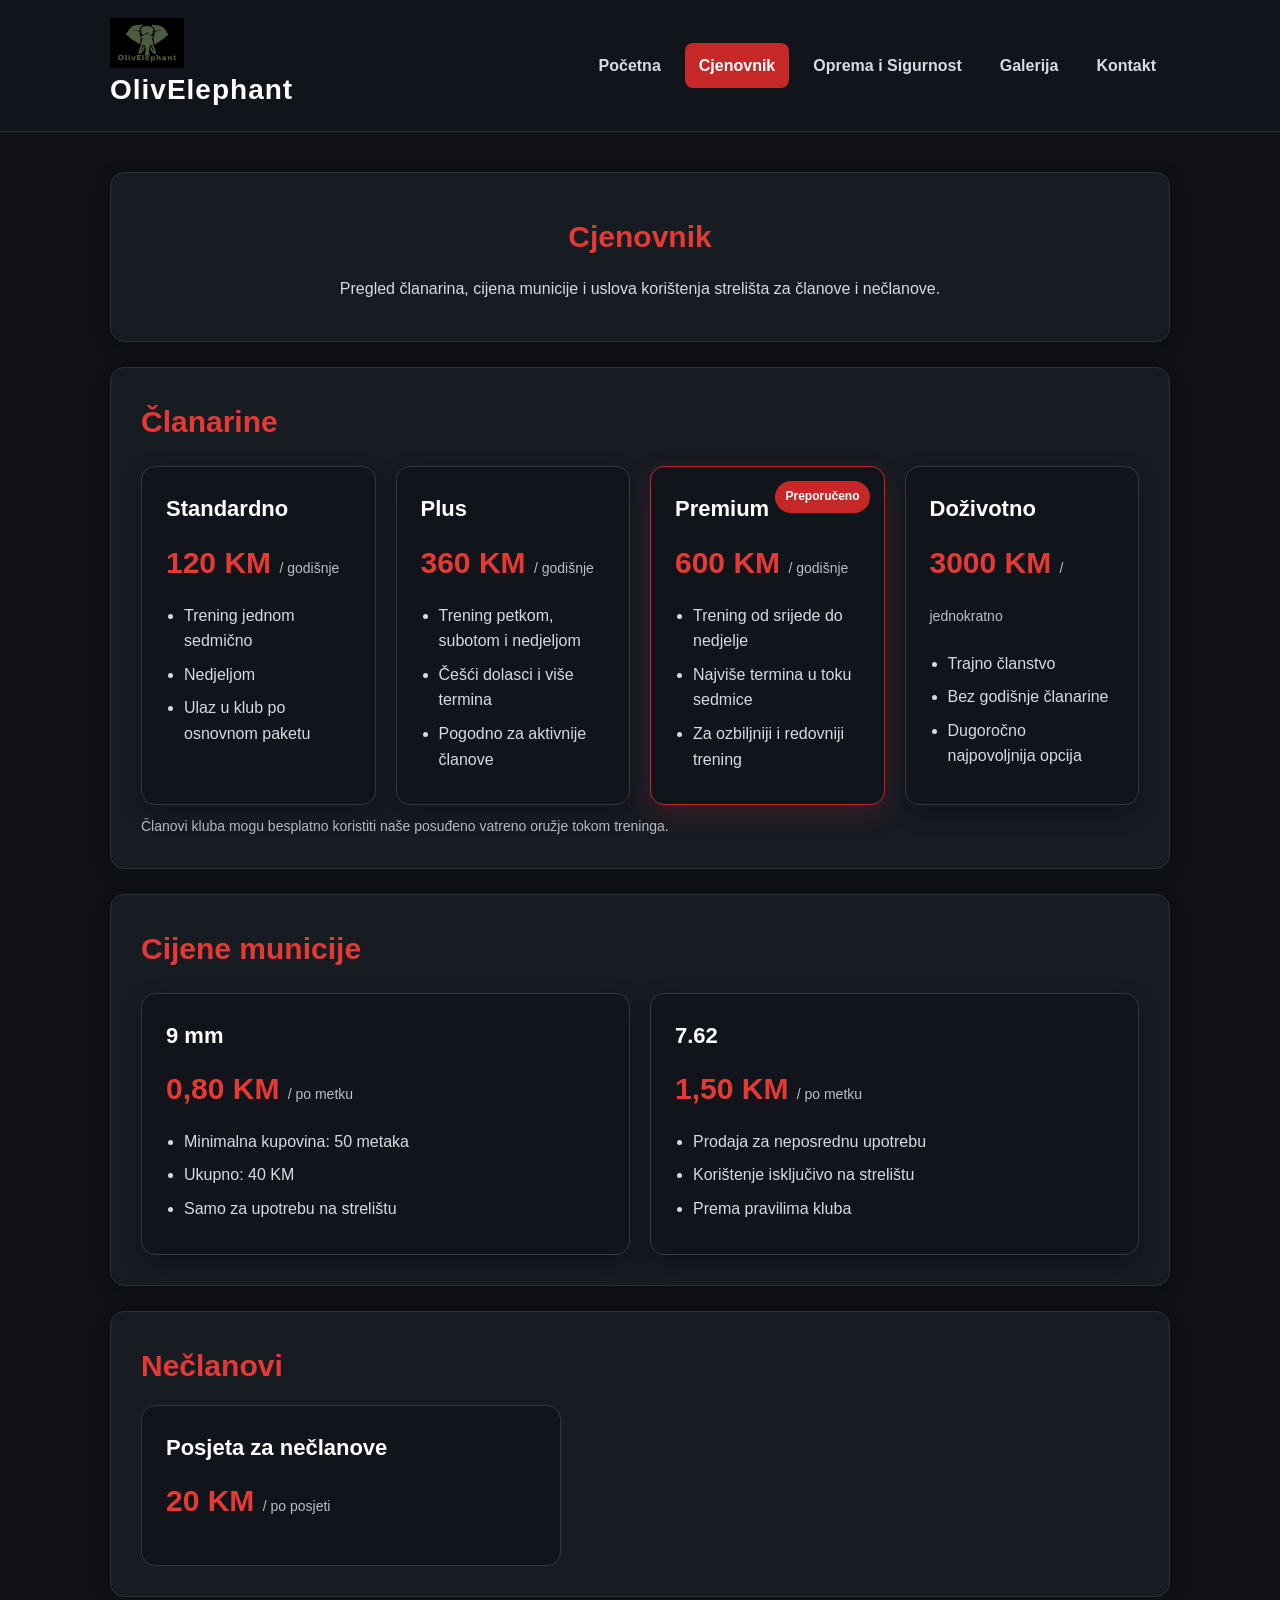
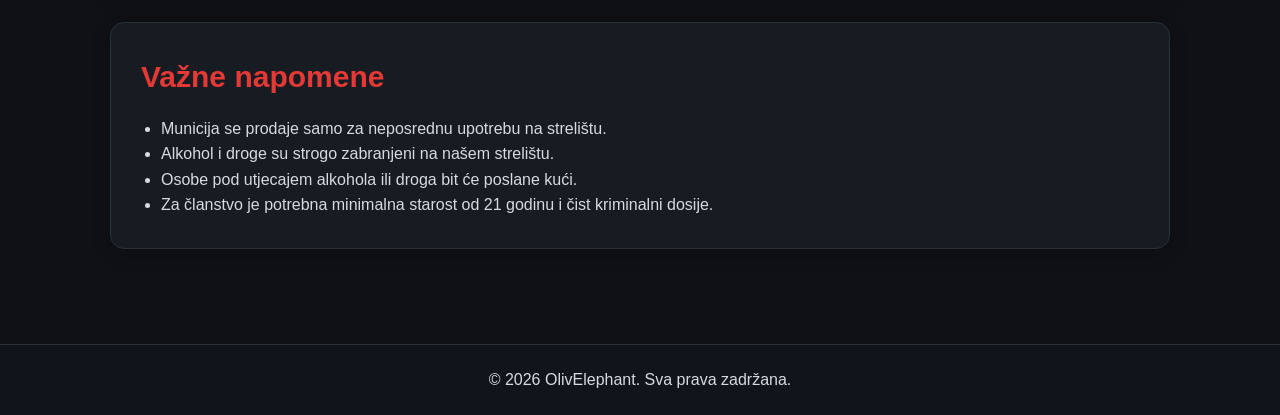
<file: cjenovnik.html>
<!DOCTYPE html>
<html lang="bs">
<head>
  <meta charset="UTF-8">
  <meta name="viewport" content="width=device-width, initial-scale=1.0">
  <title>OlivElephant | Cjenovnik</title>
  <link rel="stylesheet" href="style.css">
  <link rel="icon" type="image/png" href="images/favicon.png">
</head>
<body>

  <header>
  <div class="header-container">
  <div class="logo">
  <img src="images/logo.png" alt="OlivElephant logo">
  <span>OlivElephant</span>
  </div>

<button class="menu-toggle" id="menu-toggle" aria-label="Otvori meni">
  <span></span>
  <span></span>
  <span></span>
</button>
    
      <nav id="nav-menu">
        <a href="index.html">Početna</a>
        <a href="cjenovnik.html" class="active">Cjenovnik</a>
        <a href="oprema.html">Oprema i Sigurnost</a>
        <a href="galerija.html">Galerija</a>
        <a href="kontakt.html">Kontakt</a>
      </nav>
    </div>
  </header>

  <main>
    <section class="page-hero">
      <h2>Cjenovnik</h2>
      <p>
        Pregled članarina, cijena municije i uslova korištenja strelišta za članove i nečlanove.
      </p>
    </section>

    <section>
      <h2>Članarine</h2>
      <div class="pricing-grid">
        <div class="pricing-card">
          <h3>Standardno</h3>
          <p class="price">120 KM <span>/ godišnje</span></p>
          <ul>
            <li>Trening jednom sedmično</li>
            <li>Nedjeljom</li>
            <li>Ulaz u klub po osnovnom paketu</li>
          </ul>
        </div>

        <div class="pricing-card">
          <h3>Plus</h3>
          <p class="price">360 KM <span>/ godišnje</span></p>
          <ul>
            <li>Trening petkom, subotom i nedjeljom</li>
            <li>Češći dolasci i više termina</li>
            <li>Pogodno za aktivnije članove</li>
          </ul>
        </div>

        <div class="pricing-card featured-card">
          <div class="badge">Preporučeno</div>
          <h3>Premium</h3>
          <p class="price">600 KM <span>/ godišnje</span></p>
          <ul>
            <li>Trening od srijede do nedjelje</li>
            <li>Najviše termina u toku sedmice</li>
            <li>Za ozbiljniji i redovniji trening</li>
          </ul>
        </div>

        <div class="pricing-card">
          <h3>Doživotno</h3>
          <p class="price">3000 KM <span>/ jednokratno</span></p>
          <ul>
            <li>Trajno članstvo</li>
            <li>Bez godišnje članarine</li>
            <li>Dugoročno najpovoljnija opcija</li>
          </ul>
        </div>
      </div>

      <p class="napomena">
        Članovi kluba mogu besplatno koristiti naše posuđeno vatreno oružje tokom treninga.
      </p>
    </section>

    <section>
      <h2>Cijene municije</h2>
      <div class="pricing-grid ammo-grid">
        <div class="pricing-card">
          <h3>9 mm</h3>
          <p class="price">0,80 KM <span>/ po metku</span></p>
          <ul>
            <li>Minimalna kupovina: 50 metaka</li>
            <li>Ukupno: 40 KM</li>
            <li>Samo za upotrebu na strelištu</li>
          </ul>
        </div>

        <div class="pricing-card">
          <h3>7.62</h3>
          <p class="price">1,50 KM <span>/ po metku</span></p>
          <ul>
            <li>Prodaja za neposrednu upotrebu</li>
            <li>Korištenje isključivo na strelištu</li>
            <li>Prema pravilima kluba</li>
          </ul>
        </div>
      </div>
    </section>

    <section>
      <h2>Nečlanovi</h2>
      <div class="single-price-box">
        <h3>Posjeta za nečlanove</h3>
        <p class="price">20 KM <span>/ po posjeti</span></p>
      </div>
    </section>

    <section>
      <h2>Važne napomene</h2>
      <ul>
        <li>Municija se prodaje samo za neposrednu upotrebu na strelištu.</li>
        <li>Alkohol i droge su strogo zabranjeni na našem strelištu.</li>
        <li>Osobe pod utjecajem alkohola ili droga bit će poslane kući.</li>
        <li>Za članstvo je potrebna minimalna starost od 21 godinu i čist kriminalni dosije.</li>
      </ul>
    </section>
  </main>

  <footer>
    <p>&copy; 2026 OlivElephant. Sva prava zadržana.</p>
  </footer>

  <script>
  const toggle = document.getElementById("menu-toggle");
  const menu = document.getElementById("nav-menu");
  const links = document.querySelectorAll("#nav-menu a");

  if (toggle && menu) {
    toggle.addEventListener("click", function () {
      menu.classList.toggle("show");
      toggle.classList.toggle("active");
    });

    links.forEach(function (link) {
      link.addEventListener("click", function () {
        menu.classList.remove("show");
        toggle.classList.remove("active");
      });
    });
  }
</script>

</body>
</html>
</file>
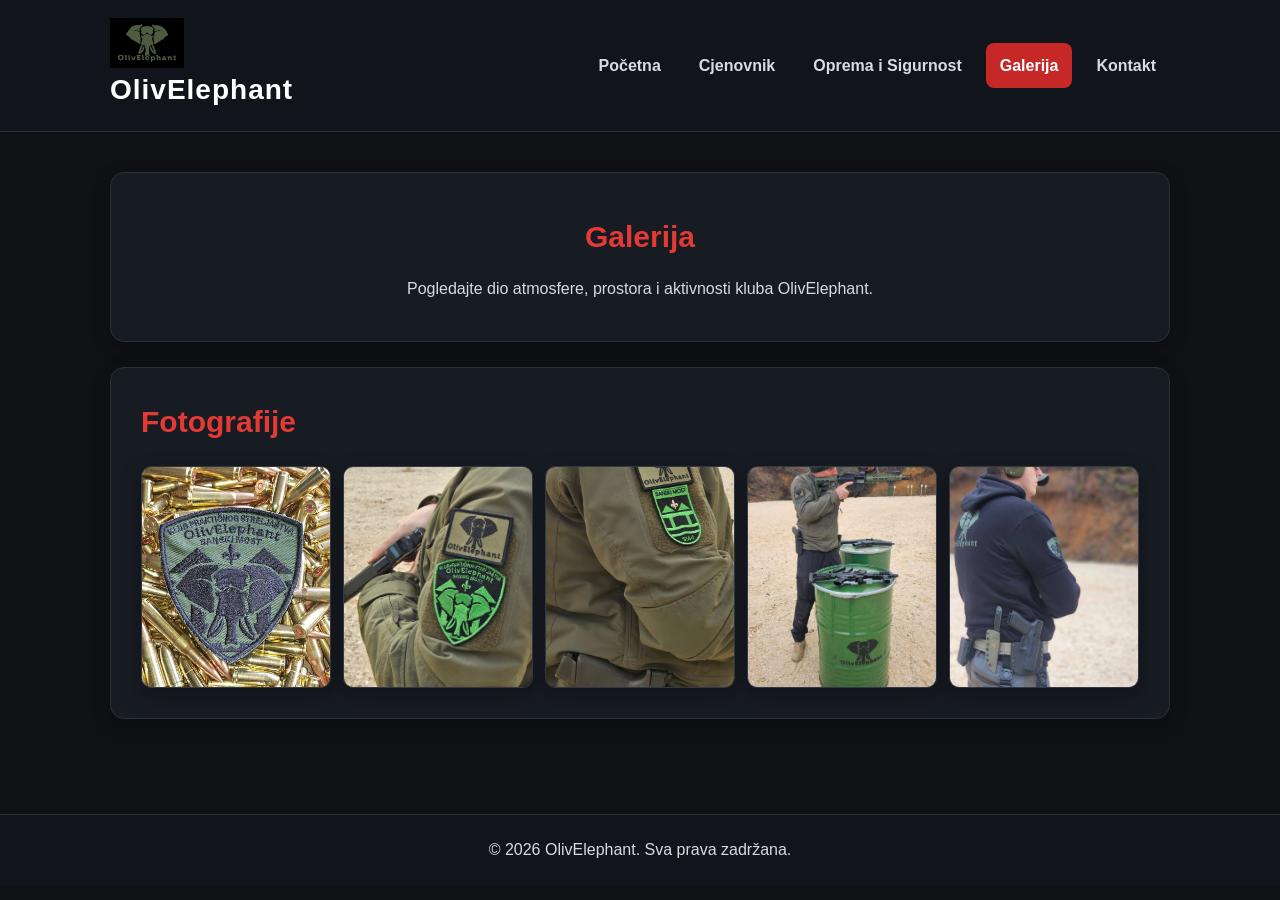
<file: galerija.html>
<!DOCTYPE html>
<html lang="bs">
<head>
  <meta charset="UTF-8">
  <meta name="viewport" content="width=device-width, initial-scale=1.0">
  <title>OlivElephant | Galerija</title>
  <link rel="stylesheet" href="style.css">
  <link rel="icon" type="image/png" href="images/favicon.png">
</head>
<body>

  <header>
    <div class="header-container">
    <div class="logo">
    <img src="images/logo.png" alt="OlivElephant logo">
    <span>OlivElephant</span>
    </div>

<button class="menu-toggle" id="menu-toggle" aria-label="Otvori meni">
  <span></span>
  <span></span>
  <span></span>
</button>
      
      <nav id="nav-menu">
        <a href="index.html">Početna</a>
        <a href="cjenovnik.html">Cjenovnik</a>
        <a href="oprema.html">Oprema i Sigurnost</a>
        <a href="galerija.html" class="active">Galerija</a>
        <a href="kontakt.html">Kontakt</a>
      </nav>
    </div>
  </header>

  <main>
    <section class="page-hero">
      <h2>Galerija</h2>
      <p>
        Pogledajte dio atmosfere, prostora i aktivnosti kluba OlivElephant.
      </p>
    </section>

    <section>
      <h2>Fotografije</h2>
      <div class="real-gallery">
        <div class="gallery-item">
        <img src="images/galerija1.jpg">
        </div>

        <div class="gallery-item">
          <img src="images/galerija2.jpg">
        </div>

        <div class="gallery-item">
          <img src="images/galerija3.jpg">
        </div>

        <div class="gallery-item">
          <img src="images/galerija4.jpg">
        </div>

          <div class="gallery-item">
          <img src="images/galerija5.jpg">
        </div>
        
      </div>
    </section>

    <div id="lightbox">
  <span class="close" onclick="closeLightbox()">✖</span>

  <img id="lightbox-img">

  <button class="prev" onclick="changeSlide(-1)">❮</button>
  <button class="next" onclick="changeSlide(1)">❯</button>
</div>

    </main>

  <footer>
    <p>&copy; 2026 OlivElephant. Sva prava zadržana.</p>
  </footer>

<script>
  const toggle = document.getElementById("menu-toggle");
  const menu = document.getElementById("nav-menu");
  const links = document.querySelectorAll("#nav-menu a");

  if (toggle && menu) {
    toggle.addEventListener("click", function () {
      menu.classList.toggle("show");
      toggle.classList.toggle("active");
    });

    links.forEach(function (link) {
      link.addEventListener("click", function () {
        menu.classList.remove("show");
        toggle.classList.remove("active");
      });
    });
  }
</script>


  

<script>
  const galleryImages = document.querySelectorAll(".gallery-item img");
  const lightbox = document.getElementById("lightbox");
  const lightboxImg = document.getElementById("lightbox-img");

  let currentIndex = 0;

  galleryImages.forEach((img, index) => {
    img.addEventListener("click", () => {
      currentIndex = index;
      lightbox.style.display = "flex";
      lightboxImg.src = img.src;
    });
  });

  function closeLightbox() {
    lightbox.style.display = "none";
  }

  function changeSlide(direction) {
    currentIndex += direction;

    if (currentIndex < 0) currentIndex = galleryImages.length - 1;
    if (currentIndex >= galleryImages.length) currentIndex = 0;

    lightboxImg.src = galleryImages[currentIndex].src;
  }
</script>
  
  
</body>
</html>
</file>
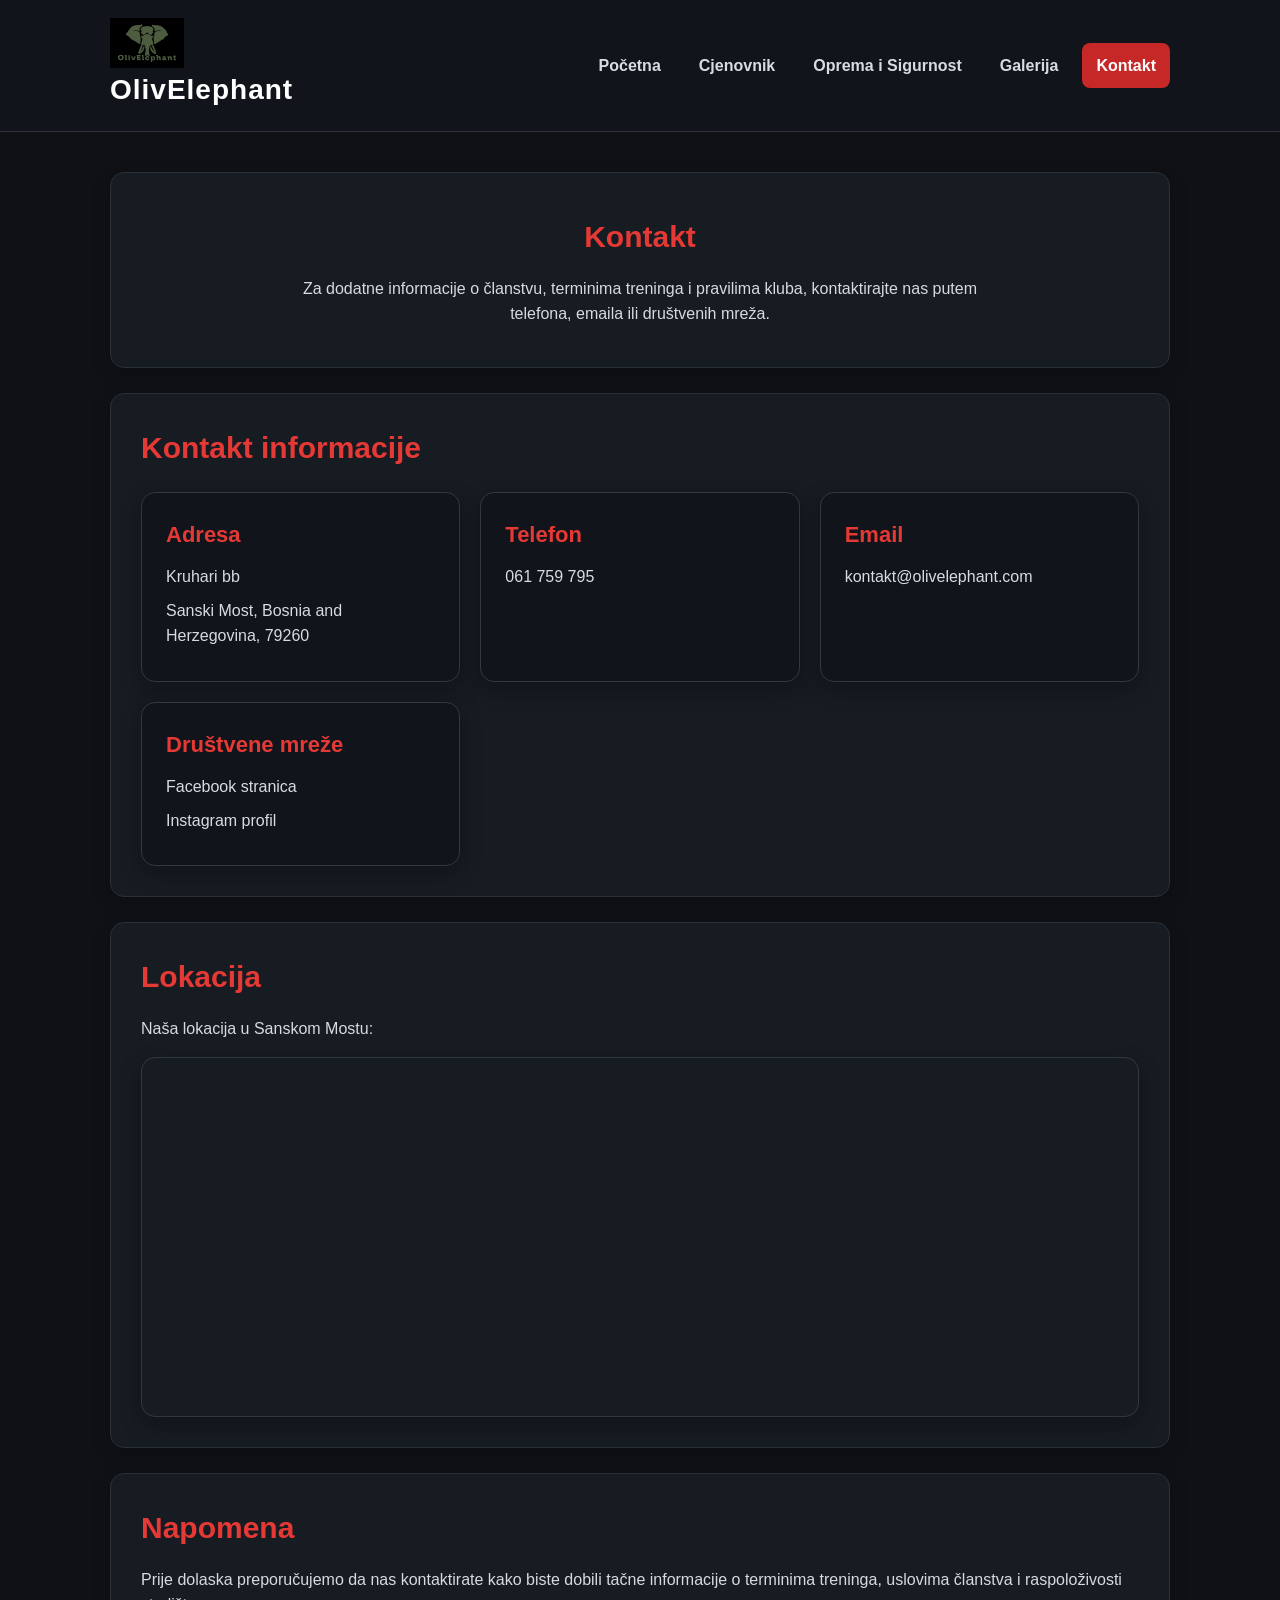
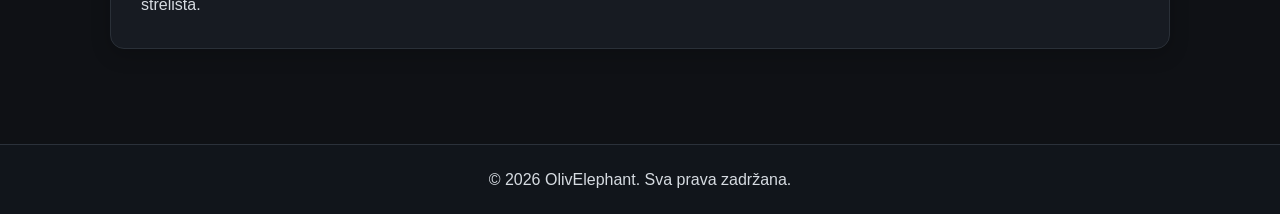
<file: kontakt.html>
<!DOCTYPE html>
<html lang="bs">
<head>
  <meta charset="UTF-8">
  <meta name="viewport" content="width=device-width, initial-scale=1.0">
  <title>OlivElephant | Kontakt</title>
  <link rel="stylesheet" href="style.css">
  <link rel="icon" type="image/png" href="images/favicon.png">
</head>
<body>

  <header>
  <div class="header-container">
  <div class="logo">
  <img src="images/logo.png" alt="OlivElephant logo">
  <span>OlivElephant</span>
  </div>

<button class="menu-toggle" id="menu-toggle" aria-label="Otvori meni">
  <span></span>
  <span></span>
  <span></span>
</button>
    
      <nav id="nav-menu">
        <a href="index.html">Početna</a>
        <a href="cjenovnik.html">Cjenovnik</a>
        <a href="oprema.html">Oprema i Sigurnost</a>
        <a href="galerija.html">Galerija</a>
        <a href="kontakt.html" class="active">Kontakt</a>
      </nav>
    </div>
  </header>

  <main>
    <section class="page-hero">
      <h2>Kontakt</h2>
      <p>
        Za dodatne informacije o članstvu, terminima treninga i pravilima kluba,
        kontaktirajte nas putem telefona, emaila ili društvenih mreža.
      </p>
    </section>

    <section>
      <h2>Kontakt informacije</h2>
      <div class="contact-grid">
        <div class="contact-card">
          <h3>Adresa</h3>
          <p>Kruhari bb</p>
          <p>Sanski Most, Bosnia and Herzegovina, 79260</p>
        </div>

        <div class="contact-card">
          <h3>Telefon</h3>
          <p>
            <a href="tel:+38761759795">061 759 795</a>
          </p>
        </div>

        <div class="contact-card">
          <h3>Email</h3>
          <p>
            <a href="mailto:kontakt@olivelephant.com">kontakt@olivelephant.com</a>
          </p>
        </div>

        <div class="contact-card">
          <h3>Društvene mreže</h3>
          <p>
            <a href="https://www.facebook.com/profile.php?id=61582749247260" target="_blank">
              Facebook stranica
            </a>
          </p>
          <p>
            <a href="https://www.instagram.com/olivelephant_sanskimost/?utm_source=ig_web_button_share_sheet" target="_blank">
              Instagram profil
            </a>
          </p>
        </div>
      </div>
    </section>

    <section>
      <h2>Lokacija</h2>
      <p class="map-text">
        Naša lokacija u Sanskom Mostu:
      </p>

      <div class="map-container">
        <iframe
          src="https://www.google.com/maps?q=Kruhari%20bb,%20Sanski%20Most,%20Bosnia%20and%20Herzegovina,%2079260&output=embed"
          width="100%"
          height="350"
          style="border:0;"
          allowfullscreen=""
          loading="lazy">
        </iframe>
      </div>
    </section>

    <section>
      <h2>Napomena</h2>
      <p>
        Prije dolaska preporučujemo da nas kontaktirate kako biste dobili tačne informacije
        o terminima treninga, uslovima članstva i raspoloživosti strelišta.
      </p>
    </section>
  </main>

  <footer>
    <p>&copy; 2026 OlivElephant. Sva prava zadržana.</p>
  </footer>

  <script>
  const toggle = document.getElementById("menu-toggle");
  const menu = document.getElementById("nav-menu");
  const links = document.querySelectorAll("#nav-menu a");

  if (toggle && menu) {
    toggle.addEventListener("click", function () {
      menu.classList.toggle("show");
      toggle.classList.toggle("active");
    });

    links.forEach(function (link) {
      link.addEventListener("click", function () {
        menu.classList.remove("show");
        toggle.classList.remove("active");
      });
    });
  }
</script>

</body>
</html>
</file>
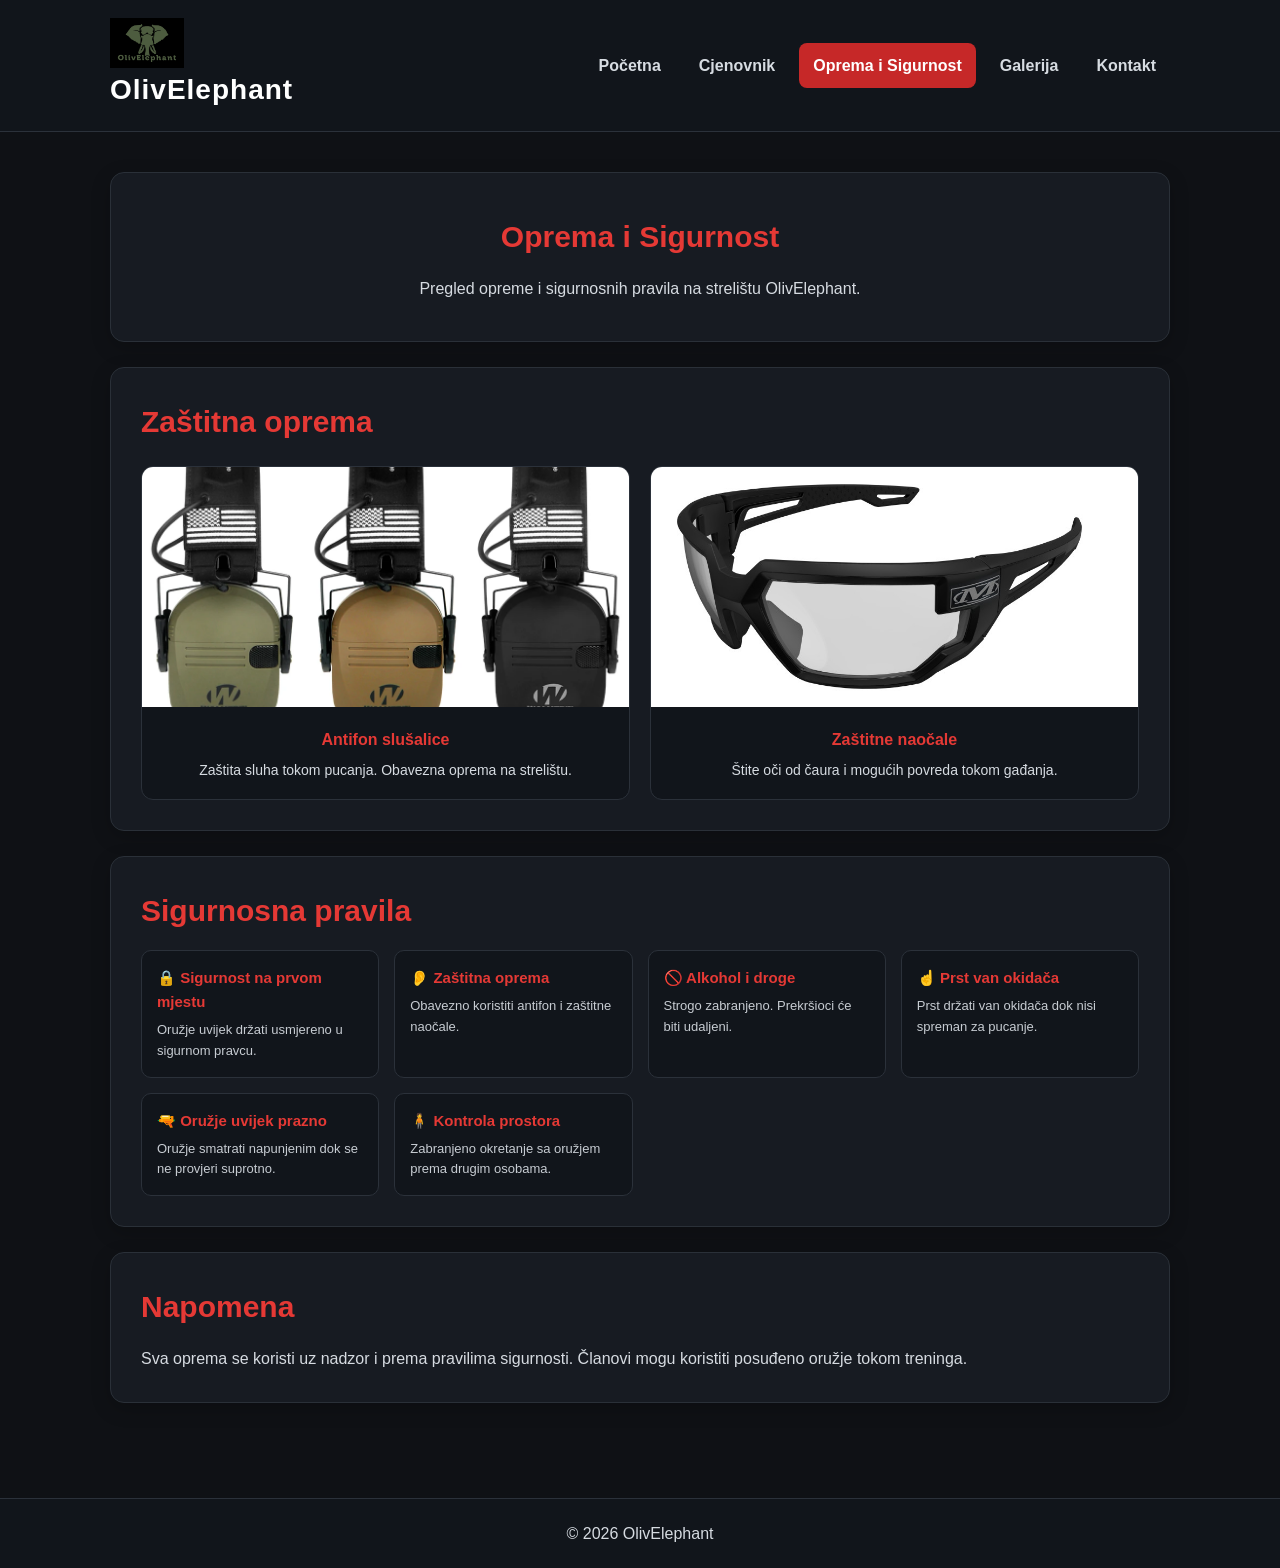
<file: oprema.html>
<!DOCTYPE html>
<html lang="bs">
<head>
  <meta charset="UTF-8">
  <meta name="viewport" content="width=device-width, initial-scale=1.0">
  <title>OlivElephant | Oprema i Sigurnost</title>
  <link rel="stylesheet" href="style.css">
  <link rel="icon" type="image/png" href="images/favicon.png">
</head>
<body>

<header>
  <div class="header-container">
    <div class="logo">
      <img src="images/logo.png" alt="logo">
      <span>OlivElephant</span>
    </div>

    <button class="menu-toggle" id="menu-toggle" aria-label="Otvori meni">
  <span></span>
  <span></span>
  <span></span>
</button>

    <nav id="nav-menu">
      <a href="index.html">Početna</a>
      <a href="cjenovnik.html">Cjenovnik</a>
      <a href="oprema.html" class="active">Oprema i Sigurnost</a>
      <a href="galerija.html">Galerija</a>
      <a href="kontakt.html">Kontakt</a>
    </nav>
  </div>
</header>

<main>

  <section class="page-hero">
    <h2>Oprema i Sigurnost</h2>
    <p>Pregled opreme i sigurnosnih pravila na strelištu OlivElephant.</p>
  </section>

  <!-- ZAŠTITNA OPREMA -->
  <section>
    <h2>Zaštitna oprema</h2>

    <div class="oprema-grid">

      <div class="oprema-card">
        <img src="images/antifon.jpg" alt="Antifon slušalice">
        <h3>Antifon slušalice</h3>
        <p>Zaštita sluha tokom pucanja. Obavezna oprema na strelištu.</p>
      </div>

      <div class="oprema-card">
        <img src="images/naocale.jpg" alt="Zaštitne naočale">
        <h3>Zaštitne naočale</h3>
        <p>Štite oči od čaura i mogućih povreda tokom gađanja.</p>
      </div>

    </div>
  </section>

 
  <section class="pravila">
  <h2>Sigurnosna pravila</h2>

  <div class="pravila-grid">

    <div class="pravilo">
      <h3>🔒 Sigurnost na prvom mjestu</h3>
      <p>Oružje uvijek držati usmjereno u sigurnom pravcu.</p>
    </div>

    <div class="pravilo">
      <h3>👂 Zaštitna oprema</h3>
      <p>Obavezno koristiti antifon i zaštitne naočale.</p>
    </div>

    <div class="pravilo">
      <h3>🚫 Alkohol i droge</h3>
      <p>Strogo zabranjeno. Prekršioci će biti udaljeni.</p>
    </div>

    <div class="pravilo">
      <h3>☝️ Prst van okidača</h3>
      <p>Prst držati van okidača dok nisi spreman za pucanje.</p>
    </div>

     <div class="pravilo">
      <h3>🔫 Oružje uvijek prazno</h3>
      <p>Oružje smatrati napunjenim dok se ne provjeri suprotno.</p>
    </div>

     <div class="pravilo">
      <h3>🧍 Kontrola prostora</h3>
      <p>Zabranjeno okretanje sa oružjem prema drugim osobama.</p>
    </div>


  </div>
</section>

  <section>
    <h2>Napomena</h2>
    <p>
      Sva oprema se koristi uz nadzor i prema pravilima sigurnosti.
      Članovi mogu koristiti posuđeno oružje tokom treninga.
    </p>
  </section>

</main>

  
<footer>
  <p>&copy; 2026 OlivElephant</p>
</footer>

<script>
  const toggle = document.getElementById("menu-toggle");
  const menu = document.getElementById("nav-menu");
  const links = document.querySelectorAll("#nav-menu a");

  if (toggle && menu) {
    toggle.addEventListener("click", function () {
      menu.classList.toggle("show");
      toggle.classList.toggle("active");
    });

    links.forEach(function (link) {
      link.addEventListener("click", function () {
        menu.classList.remove("show");
        toggle.classList.remove("active");
      });
    });
  }
</script>
  
</body>
</html>
</file>
<file: style.css>
* {
  margin: 0;
  padding: 0;
  box-sizing: border-box;
}

body {
  font-family: Arial, sans-serif;
  background: #0f1115;
  color: #f5f5f5;
  line-height: 1.6;
}

header {
  background: #11151b;
  border-bottom: 1px solid #2b313a;
  position: sticky;
  top: 0;
  z-index: 1000;
}

.header-container {
  max-width: 1100px;
  margin: 0 auto;
  padding: 18px 20px;
  display: flex;
  justify-content: space-between;
  align-items: center;
  gap: 20px;
  flex-wrap: wrap;
}

.logo {
  font-size: 28px;
  font-weight: bold;
  color: #ffffff;
  letter-spacing: 1px;
}

nav {
  display: flex;
  flex-wrap: wrap;
  gap: 10px;
}

nav a {
  color: #d7dce2;
  text-decoration: none;
  padding: 10px 14px;
  border-radius: 8px;
  font-weight: bold;
  transition: 0.3s;
}

nav a:hover,
nav a.active {
  background: #c62828;
  color: white;
}

main {
  max-width: 1100px;
  margin: 0 auto;
  padding: 40px 20px;
}

.hero {
  background: linear-gradient(rgba(12, 14, 18, 0.75), rgba(12, 14, 18, 0.85)),
              url('https://images.unsplash.com/photo-1511884642898-4c92249e20b6?auto=format&fit=crop&w=1400&q=80') center/cover;
  min-height: 420px;
  border-radius: 16px;
  display: flex;
  align-items: center;
  padding: 50px;
  margin-bottom: 35px;
  box-shadow: 0 10px 30px rgba(0,0,0,0.35);
}

.hero-content {
  max-width: 650px;
}

.hero h2 {
  font-size: 42px;
  margin-bottom: 18px;
  color: white;
  line-height: 1.2;
}

.hero p {
  font-size: 18px;
  color: #d8dde3;
  margin-bottom: 25px;
}

.dugme {
  display: inline-block;
  padding: 13px 22px;
  background: #c62828;
  color: white;
  text-decoration: none;
  border-radius: 8px;
  font-weight: bold;
  transition: 0.3s;
}

.dugme:hover {
  background: #a91f1f;
}

section {
  background: #171b22;
  padding: 30px;
  margin-bottom: 25px;
  border: 1px solid #2a3038;
  border-radius: 14px;
  box-shadow: 0 6px 20px rgba(0,0,0,0.2);
}

h2 {
  color: #e53935;
  margin-bottom: 15px;
  font-size: 30px;
}

h3 {
  color: #ffffff;
  margin-bottom: 12px;
  font-size: 22px;
}

p, li {
  color: #d6dbe1;
  font-size: 16px;
}

ul {
  padding-left: 20px;
  margin-top: 10px;
}

.info-grid {
  display: grid;
  grid-template-columns: repeat(auto-fit, minmax(220px, 1fr));
  gap: 20px;
}

.info-box {
  background: #11151b;
  border: 1px solid #2b313a;
  border-radius: 12px;
  padding: 20px;
}

.info-box h3 {
  color: #e53935;
  margin-bottom: 10px;
  font-size: 20px;
}

table {
  width: 100%;
  border-collapse: collapse;
  margin-top: 15px;
  overflow: hidden;
  border-radius: 10px;
}

table, th, td {
  border: 1px solid #323841;
}

th, td {
  padding: 14px;
  text-align: left;
}

th {
  background: #11151b;
  color: #e53935;
}

tr:nth-child(even) {
  background: #131820;
}

.galerija {
  display: grid;
  grid-template-columns: repeat(auto-fit, minmax(220px, 1fr));
  gap: 20px;
  margin-top: 20px;
}

.slika {
  background: #11151b;
  border: 1px solid #323841;
  border-radius: 12px;
  height: 200px;
  display: flex;
  align-items: center;
  justify-content: center;
  color: #9ba3ad;
  font-weight: bold;
}

footer {
  background: #11151b;
  border-top: 1px solid #2b313a;
  text-align: center;
  padding: 22px;
  color: #aeb6bf;
  margin-top: 30px;
}

.napomena {
  font-size: 14px;
  color: #b8bec6;
  margin-top: 10px;
}

@media (max-width: 768px) {
  .hero {
    padding: 30px 20px;
    min-height: 320px;
  }

  .hero h2 {
    font-size: 30px;
  }

  .hero p {
    font-size: 16px;
  }

  .header-container {
    flex-direction: column;
    align-items: flex-start;
  }

  nav {
    width: 100%;
  }
}

.page-hero {
  text-align: center;
  padding: 40px 30px;
}

.page-hero p {
  max-width: 700px;
  margin: 10px auto 0;
}

.pricing-grid {
  display: grid;
  grid-template-columns: repeat(auto-fit, minmax(230px, 1fr));
  gap: 20px;
  margin-top: 20px;
}

.pricing-card {
  background: #11151b;
  border: 1px solid #323841;
  border-radius: 14px;
  padding: 24px;
  position: relative;
  box-shadow: 0 8px 22px rgba(0, 0, 0, 0.25);
  transition: transform 0.2s ease, border-color 0.2s ease;
}

.pricing-card:hover {
  transform: translateY(-4px);
  border-color: #c62828;
}

.pricing-card h3 {
  margin-bottom: 12px;
  color: #ffffff;
}

.price {
  font-size: 30px;
  font-weight: bold;
  color: #e53935;
  margin-bottom: 16px;
}

.price span {
  font-size: 14px;
  color: #b8bec6;
  font-weight: normal;
}

.pricing-card ul {
  padding-left: 18px;
}

.pricing-card li {
  margin-bottom: 8px;
}

.featured-card {
  border: 1px solid #c62828;
  box-shadow: 0 10px 28px rgba(198, 40, 40, 0.2);
}

.badge {
  position: absolute;
  top: 14px;
  right: 14px;
  background: #c62828;
  color: white;
  font-size: 12px;
  font-weight: bold;
  padding: 6px 10px;
  border-radius: 999px;
}

.single-price-box {
  background: #11151b;
  border: 1px solid #323841;
  border-radius: 14px;
  padding: 24px;
  max-width: 420px;
}

.ammo-grid {
  grid-template-columns: repeat(auto-fit, minmax(260px, 1fr));
}

.contact-grid {
  display: grid;
  grid-template-columns: repeat(auto-fit, minmax(240px, 1fr));
  gap: 20px;
  margin-top: 20px;
}

.contact-card {
  background: #11151b;
  border: 1px solid #323841;
  border-radius: 14px;
  padding: 24px;
  box-shadow: 0 8px 22px rgba(0, 0, 0, 0.25);
}

.contact-card h3 {
  margin-bottom: 12px;
  color: #e53935;
}

.contact-card p {
  margin-bottom: 8px;
}

.contact-card a {
  color: #d7dce2;
  text-decoration: none;
}

.contact-card a:hover {
  color: #e53935;
}

.map-text {
  margin-bottom: 15px;
}

.map-container {
  border-radius: 14px;
  overflow: hidden;
  border: 1px solid #323841;
  box-shadow: 0 8px 22px rgba(0, 0, 0, 0.25);
}

.real-gallery {
  display: grid;
  grid-template-columns: repeat(auto-fit, minmax(250px, 1fr));
  gap: 20px;
  margin-top: 20px;
}

.gallery-item {
  background: #11151b;
  border: 1px solid #323841;
  border-radius: 14px;
  overflow: hidden;
  box-shadow: 0 8px 22px rgba(0, 0, 0, 0.25);
  min-height: 220px;
}

.gallery-item img {
  width: 100%;
  height: 100%;
  min-height: 220px;
  object-fit: cover;
  display: block;
}

.logo img {
  height: 50px;
  width: auto;
  display: block;
}


/* HERO WOW */
.hero {
  position: relative;
  min-height: 500px;
  border-radius: 16px;
  overflow: hidden;
  margin-bottom: 40px;

  background: url('https://images.unsplash.com/photo-1511884642898-4c92249e20b6?auto=format&fit=crop&w=1400&q=80') center/cover;
  display: flex;
  align-items: center;
  justify-content: center;
}

.hero-overlay {
  position: absolute;
  inset: 0;
  background: linear-gradient(
    180deg,
    rgba(10, 12, 16, 0.6),
    rgba(10, 12, 16, 0.9)
  );
}

.hero-content {
  position: relative;
  text-align: center;
  max-width: 700px;
  padding: 20px;
}

.hero h2 {
  font-size: 48px;
  margin-bottom: 15px;
  animation: slideUp 0.8s ease forwards;
}

.hero p {
  font-size: 18px;
  margin-bottom: 25px;
  color: #d8dde3;
  animation: fadeIn 1.2s ease forwards;
}

.hero-buttons {
  display: flex;
  gap: 15px;
  justify-content: center;
  flex-wrap: wrap;
}

/* Dugme varijacije */
.dugme.secondary {
  background: transparent;
  border: 2px solid #c62828;
}

.dugme.secondary:hover {
  background: #c62828;
}

/* Animacije */
.fade-in {
  animation: fadeIn 1.2s ease forwards;
}

@keyframes fadeIn {
  from {
    opacity: 0;
    transform: translateY(15px);
  }
  to {
    opacity: 1;
    transform: translateY(0);
  }
}

@keyframes slideUp {
  from {
    opacity: 0;
    transform: translateY(40px);
  }
  to {
    opacity: 1;
    transform: translateY(0);
  }
}

section {
  transition: transform 0.2s ease, box-shadow 0.2s ease;
}

section:hover {
  transform: translateY(-3px);
  box-shadow: 0 10px 30px rgba(0,0,0,0.4);
}

.info-box {
  transition: 0.2s ease;
}

.info-box:hover {
  transform: translateY(-5px);
  border-color: #c62828;
}



@media (max-width: 768px) {

  .hero {
    min-height: 350px;
    padding: 20px;
  }

  .hero h2 {
    font-size: 28px;
  }

  .hero p {
    font-size: 15px;
  }

  .hero-buttons {
    flex-direction: column;
    width: 100%;
  }

  .dugme {
    width: 100%;
    text-align: center;
  }

  nav {
    justify-content: center;
  }

  .header-container {
    flex-direction: column;
    align-items: center;
  }
}


.hero {
  position: relative;
  min-height: 520px;
  border-radius: 16px;
  overflow: hidden;
  margin-bottom: 40px;
  display: flex;
  align-items: center;
  justify-content: center;
}

.hero-video {
  position: absolute;
  width: 100%;
  height: 100%;
  object-fit: cover;
  top: 0;
  left: 0;
}

.hero-overlay {
  position: absolute;
  inset: 0;
  background: linear-gradient(
    rgba(0,0,0,0.6),
    rgba(0,0,0,0.9)
  );
}

@media (max-width: 768px) {
  .hero-video {
    display: none;
  }

  .hero {
    background: url('https://images.unsplash.com/photo-1511884642898-4c92249e20b6?auto=format&fit=crop&w=1400&q=80') center/cover;
  }
}


@media (max-width: 768px) {

  body {
    font-size: 15px;
  }

  main {
    padding: 20px 12px;
  }

  section {
    padding: 18px;
    margin-bottom: 18px;
    border-radius: 10px;
  }

  h2 {
    font-size: 22px;
  }

  h3 {
    font-size: 18px;
  }

  p, li {
    font-size: 14px;
  }

}

@media (max-width: 768px) {

  .hero {
    min-height: 280px;
    padding: 15px;
    border-radius: 10px;
  }

  .hero h2 {
    font-size: 22px;
  }

  .hero p {
    font-size: 14px;
  }

  .hero-buttons {
    flex-direction: column;
    gap: 10px;
  }

  .dugme {
    width: 100%;
    padding: 10px;
    font-size: 14px;
  }

}

@media (max-width: 768px) {

  .header-container {
    flex-direction: column;
    align-items: center;
    gap: 10px;
  }

  nav {
    justify-content: center;
    flex-wrap: wrap;
    gap: 6px;
  }

  nav a {
    padding: 6px 10px;
    font-size: 13px;
  }

}

@media (max-width: 768px) {

  .pricing-grid,
  .contact-grid,
  .info-grid {
    grid-template-columns: 1fr;
  }

  .pricing-card,
  .contact-card,
  .info-box {
    padding: 18px;
  }

  .price {
    font-size: 22px;
  }

}

@media (max-width: 768px) {

  .real-gallery {
    grid-template-columns: 1fr;
  }

  .gallery-item {
    min-height: 180px;
  }

}

@media (max-width: 768px) {

  html {
    zoom: 0.95;
  }

}

.menu-toggle {
  display: none;
  background: none;
  border: none;
  color: white;
  font-size: 28px;
  cursor: pointer;
}

/* desktop */
@media (min-width: 769px) {
  nav {
    display: flex;
    flex-wrap: wrap;
    gap: 10px;
  }
}

/* mobile */
@media (max-width: 768px) {
  .header-container {
    position: relative;
    flex-direction: row;
    justify-content: space-between;
    align-items: center;
  }

  .menu-toggle {
    display: block;
  }

  nav {
    display: none;
    position: absolute;
    top: 100%;
    left: 0;
    width: 100%;
    background: #11151b;
    border-top: 1px solid #2b313a;
    flex-direction: column;
    align-items: stretch;
    padding: 10px 0;
    z-index: 999;
  }

  nav.show {
    display: flex;
  }

  nav a {
    display: block;
    width: 100%;
    text-align: center;
    padding: 12px 16px;
    border-top: 1px solid #2b313a;
  }
}




.menu-toggle {
  display: none;
  width: 42px;
  height: 42px;
  background: transparent;
  border: none;
  cursor: pointer;
  position: relative;
  z-index: 1100;
}

.menu-toggle span {
  display: block;
  width: 28px;
  height: 3px;
  background: white;
  margin: 6px auto;
  border-radius: 2px;
  transition: 0.3s ease;
}

/* animacija dugmeta */
.menu-toggle.active span:nth-child(1) {
  transform: translateY(9px) rotate(45deg);
}

.menu-toggle.active span:nth-child(2) {
  opacity: 0;
}

.menu-toggle.active span:nth-child(3) {
  transform: translateY(-9px) rotate(-45deg);
}

@media (max-width: 768px) {
  .header-container {
    position: relative;
    flex-direction: row;
    justify-content: space-between;
    align-items: center;
    gap: 10px;
  }

  .logo span {
    font-size: 18px;
  }

  .logo img {
    height: 38px;
  }

  .menu-toggle {
    display: block;
  }

  #nav-menu {
    position: absolute;
    top: calc(100% + 10px);
    left: 0;
    width: 100%;
    display: flex;
    flex-direction: column;
    align-items: stretch;
    gap: 0;
    background: rgba(17, 21, 27, 0.96);
    backdrop-filter: blur(10px);
    border: 1px solid #2b313a;
    border-radius: 12px;
    overflow: hidden;

    opacity: 0;
    visibility: hidden;
    transform: translateY(-10px);
    pointer-events: none;
    transition: opacity 0.25s ease, transform 0.25s ease, visibility 0.25s ease;
    z-index: 1050;
  }

  #nav-menu.show {
    opacity: 1;
    visibility: visible;
    transform: translateY(0);
    pointer-events: auto;
  }

  #nav-menu a {
    display: block;
    width: 100%;
    text-align: center;
    padding: 14px 16px;
    border-top: 1px solid #2b313a;
    border-radius: 0;
    font-size: 14px;
  }

  #nav-menu a:first-child {
    border-top: none;
  }
}


.oprema-grid {
  display: grid;
  grid-template-columns: repeat(auto-fit, minmax(220px, 1fr));
  gap: 20px;
  margin-top: 20px;
}

.oprema-card {
  background: #11151b;
  border: 1px solid #2b313a;
  border-radius: 12px;
  overflow: hidden;
  text-align: center;
  transition: 0.3s;
}

.oprema-card:hover {
  transform: translateY(-5px);
  box-shadow: 0 0 15px rgba(198, 40, 40, 0.3);
}

.oprema-card img {
  width: 100%;
  height: 160px;
  object-fit: cover;
}

.oprema-card h3 {
  margin: 10px 0 5px;
  color: #e53935;
}

.oprema-card p {
  font-size: 14px;
  padding: 0 10px 15px;
}


.pravila {
  margin-top: 20px;
}

.pravila-grid {
  display: grid;
  grid-template-columns: repeat(auto-fit, minmax(220px, 1fr));
  gap: 15px;
  margin-top: 15px;
}

.pravilo {
  background: #11151b;
  border: 1px solid #2b313a;
  border-radius: 10px;
  padding: 15px;
  transition: 0.3s;
}

.pravilo:hover {
  border-color: #e53935;
  box-shadow: 0 0 12px rgba(198, 40, 40, 0.3);
}

.pravilo h3 {
  font-size: 15px;
  margin-bottom: 6px;
  color: #e53935;
}

.pravilo p {
  font-size: 13px;
  color: #c7ccd2;
}




.oprema-card {
  background: #11151b;
  border: 1px solid #2b313a;
  border-radius: 12px;
  overflow: hidden;
  text-align: center;
  transition: 0.3s;
}

.oprema-card img {
  width: 100%;
  height: 240px;
  object-fit: cover;
}

.oprema-card h3 {
  margin: 12px 0 6px;
  color: #e53935;
  font-size: 16px;
}

.oprema-card p {
  font-size: 14px;
  padding: 0 12px 18px;
}


@media (max-width: 768px) {
  .oprema-card img {
    height: 180px;
  }
}





.hero {
  position: relative;
  min-height: 520px;
  border-radius: 16px;
  overflow: hidden;
  margin-bottom: 40px;
  display: flex;
  align-items: center;
  justify-content: center;
}

.hero-video {
  position: absolute;
  width: 100%;
  height: 100%;
  object-fit: cover;
  top: 0;
  left: 0;
  filter: brightness(1);
}

.hero-overlay {
  position: absolute;
  inset: 0;
  background: linear-gradient(
    rgba(0,0,0,0.3),
    rgba(0,0,0,0.9)
  );
}


@media (max-width: 768px) {
  .hero-video {
    display: none;
  }

  .hero {
    background: url('images/hero.jpg') center/cover;
  }
}





/* LOADER */
#loader {
  position: fixed;
  inset: 0;
  background: #0f1115;
  display: flex;
  align-items: center;
  justify-content: center;
  z-index: 9999;
  transition: opacity 0.6s ease, visibility 0.6s ease;
}

#loader.hidden {
  opacity: 0;
  visibility: hidden;
}

.loader-content {
  text-align: center;
  color: white;
}

/* rotating circle */
.loader-circle {
  width: 60px;
  height: 60px;
  border: 4px solid #2b313a;
  border-top: 4px solid #e53935;
  border-radius: 50%;
  margin: 0 auto 20px;
  animation: spin 1s linear infinite;
}

.loader-content h2 {
  margin-bottom: 8px;
}

.loader-content p {
  font-size: 14px;
  color: #9aa3ad;
}

/* animation */
@keyframes spin {
  to {
    transform: rotate(360deg);
  }
}



.real-gallery {
  display: grid;
  grid-template-columns: repeat(auto-fit, minmax(180px, 1fr));
  gap: 12px;
}

.gallery-item {
  cursor: pointer;
  border-radius: 10px;
  overflow: hidden;
}

.gallery-item img {
  width: 100%;
  height: 140px;
  object-fit: cover;
  transition: 0.3s;
}

.gallery-item img:hover {
  transform: scale(1.05);
}



#lightbox {
  position: fixed;
  inset: 0;
  background: rgba(0,0,0,0.95);
  display: none;
  align-items: center;
  justify-content: center;
  z-index: 9999;
}

#lightbox img {
  max-width: 90%;
  max-height: 80%;
  border-radius: 10px;
}

#lightbox .close {
  position: absolute;
  top: 20px;
  right: 25px;
  font-size: 24px;
  color: white;
  cursor: pointer;
}

.prev, .next {
  position: absolute;
  top: 50%;
  transform: translateY(-50%);
  font-size: 30px;
  background: none;
  border: none;
  color: white;
  cursor: pointer;
  padding: 10px;
}

.prev { left: 20px; }
.next { right: 20px; }

.prev:hover, .next:hover {
  color: #e53935;
}


@media (max-width: 768px) {
  #lightbox img {
    max-width: 95%;
    max-height: 70%;
  }

  .prev, .next {
    font-size: 26px;
  }
}







/* QUICK INFO */
.quick-info {
  margin-top: 30px;
}

.info-grid {
  display: grid;
  grid-template-columns: repeat(auto-fit, minmax(220px, 1fr));
  gap: 20px;
}

.info-box {
  background: rgba(20, 24, 30, 0.7);
  border: 1px solid #2b313a;
  border-radius: 12px;
  padding: 20px;
  transition: 0.3s;
  backdrop-filter: blur(8px);
}

.info-box:hover {
  transform: translateY(-5px);
  border-color: #e53935;
  box-shadow: 0 0 15px rgba(229, 57, 53, 0.3);
}

.info-box h3 {
  margin-bottom: 10px;
  color: #e53935;
}

/* CTA */
.cta {
  text-align: center;
  margin-top: 50px;
  padding: 40px 20px;
  background: linear-gradient(135deg, #11151b, #0d0f13);
  border-radius: 12px;
  border: 1px solid #2b313a;
}

.cta h2 {
  margin-bottom: 10px;
}

.cta p {
  margin-bottom: 20px;
  color: #c7ccd2;
}


.hero-content {
  animation: fadeInUp 1s ease forwards;
}

@keyframes fadeInUp {
  from {
    opacity: 0;
    transform: translateY(30px);
  }
  to {
    opacity: 1;
    transform: translateY(0);
  }
}





.stats {
  display: flex;
  justify-content: space-around;
  text-align: center;
  margin: 50px 0;
  flex-wrap: wrap;
  gap: 20px;
}

.stat h2 {
  font-size: 40px;
  color: #e53935;
}

.stat p {
  color: #c7ccd2;
}



.split {
  display: flex;
  align-items: center;
  gap: 40px;
  margin: 60px 0;
  flex-wrap: wrap;
}

.split-text {
  flex: 1;
}

.split-image {
  flex: 1;
  height: 300px;
  background: url('images/hero.jpg') center/cover;
  border-radius: 12px;
}

/* mobilni */
@media (max-width: 768px) {
  .split {
    flex-direction: column;
  }
}



.hero-content h2 {
  letter-spacing: 2px;
}

.hero::after {
  content: "";
  position: absolute;
  inset: 0;
  background: radial-gradient(circle at center, transparent, black 90%);
}







.split {
  display: flex;
  align-items: center;
  gap: 50px;
  margin: 80px 0;
  flex-wrap: wrap;
}

.split.reverse {
  flex-direction: row-reverse;
}

.split-text {
  flex: 1;
}

.split-image {
  flex: 1;
  height: 320px;
  background-size: cover;
  background-position: center;
  border-radius: 12px;
}

/* mobilni */
@media (max-width: 768px) {
  .split {
    flex-direction: column;
  }

  .split.reverse {
    flex-direction: column;
  }
}
</file>
